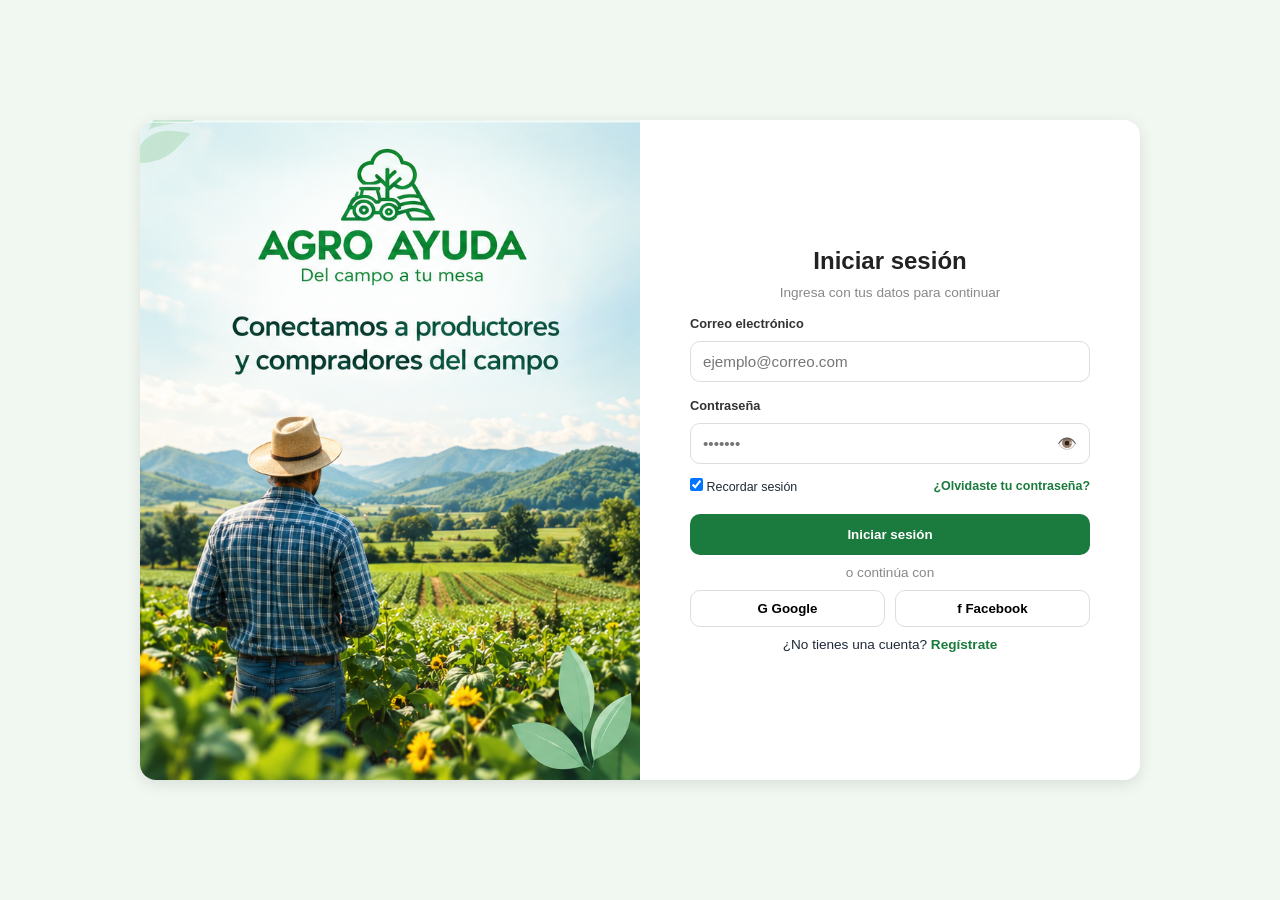
<file: index.html>
<!DOCTYPE html>
<html lang="es">
<head>
<meta charset="UTF-8">
<meta name="viewport" content="width=device-width, initial-scale=1.0">
<title>AGRO AYUDA - Iniciar sesión</title>
<link rel="stylesheet" href="estilos.css"/>
</head>
<body>
<!-- Tarjeta centrada con 2 columnas como el mockup -->
<div class="tarjeta">
  <!-- IZQUIERDA: imagen completa del mockup -->
  <div class="izquierda">
    <img src="imagendeinicioconlogo.jpg" alt="AGRO AYUDA - Del campo a tu mesa">
  </div>

  <!-- DERECHA: formulario -->
  <div class="derecha">
    <h2>Iniciar sesión</h2>
    <p class="gris">Ingresa con tus datos para continuar</p>

    <label>Correo electrónico</label>
    <input type="email" placeholder="ejemplo@correo.com">

    <label>Contraseña</label>
    <div class="pass">
      <input type="password" placeholder="•••••••">
      <span>👁️</span>
    </div>

    <div class="fila">
      <span><input type="checkbox" checked> Recordar sesión</span>
      <a href="changepassword.html">¿Olvidaste tu contraseña?</a>
    </div>

    <button class="verde" onclick="window.location.href='inicio.html'">Iniciar sesión</button>
    <p class="centro gris">o continúa con</p>
 <div class="social">
  <button class="blanco" onclick="window.location.href='https://accounts.google.com/'">G Google</button>
  <button class="blanco" onclick="window.location.href='https://www.facebook.com/'">f Facebook</button>
</div>

    <p class="centro">¿No tienes una cuenta? <a href="registro.html">Regístrate</a></p>
  
  </div>
</div>
</body>
</html>
</file>
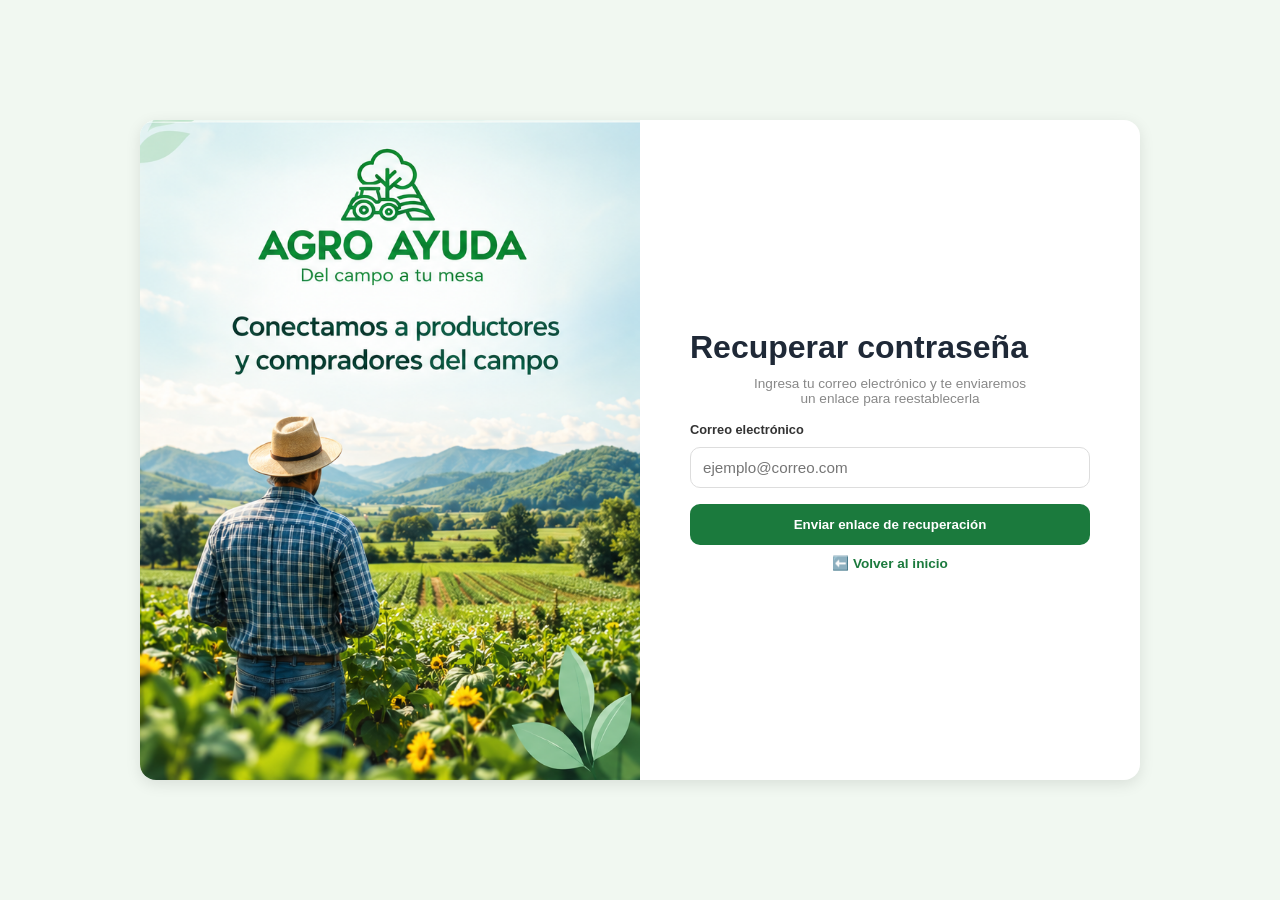
<file: changepassword.html>
<!DOCTYPE html>
<html lang="es">
<head>
<meta charset="UTF-8">
<meta name="viewport" content="width=device-width, initial-scale=1.0">
<title>AGRO AYUDA - Olvide contraseña</title>
<link rel="stylesheet" href="estilos.css"/>
</head>
<body>
<!-- Tarjeta centrada con 2 columnas como el mockup -->
<div class="tarjeta">
  <!-- IZQUIERDA: imagen completa del mockup -->
  <div class="izquierda">
    <img src="imagendeinicioconlogo.jpg" alt="AGRO AYUDA - Del campo a tu mesa">
  </div>

  <!-- DERECHA: formulario -->
  <div class="derecha">
    <h1>Recuperar contraseña</h1>
    <p class="gris">Ingresa tu correo electrónico y te enviaremos<br> un enlace para reestablecerla</p>

    <label>Correo electrónico</label>
    <input type="email" placeholder="ejemplo@correo.com">

    <button class="verde">Enviar enlace de recuperación</button>

<p class="centro"><a href="index.html"> ⬅️ Volver al inicio</a></p>

  </div>
</div>
</body>
</html>
</file>
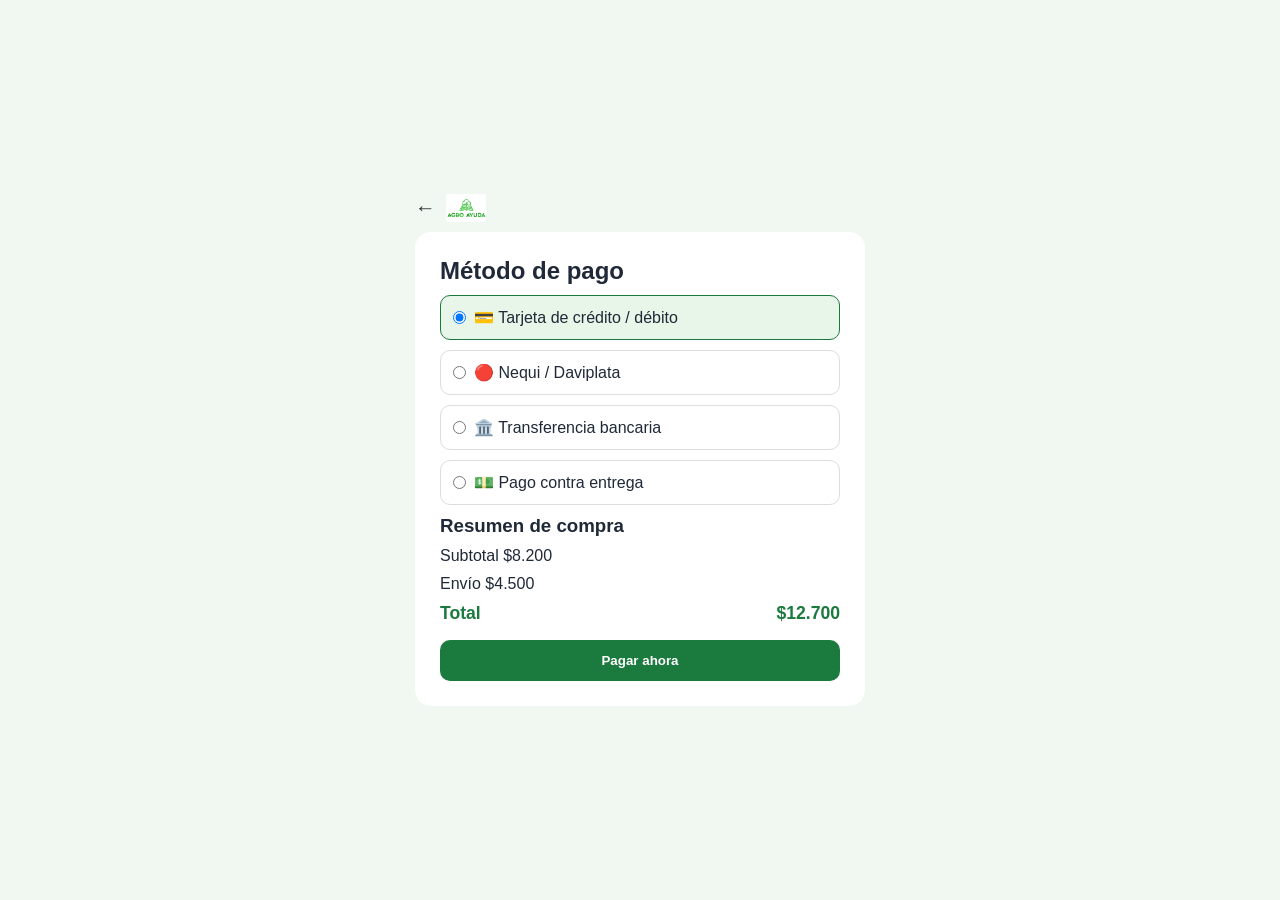
<file: pago.html>
<!DOCTYPE html>
<html lang="es">
<head>
<meta charset="UTF-8">
<meta name="viewport" content="width=device-width, initial-scale=1.0">
<title>AGRO AYUDA - Pago</title>
<link rel="stylesheet" href="estilos.css"/>
</head>
<body>
<div class="pago-pagina">
  <div class="pago-header">
    <a href="inicio.html">←</a>
    <img src="logoagroayuda.jpeg" alt="AGRO AYUDA">
  </div>
  <div class="pago-tarjeta">
    <h2>Método de pago</h2>
    <label class="pago-opcion elegida"><input type="radio" name="pago" checked> 💳 Tarjeta de crédito / débito</label>
    <label class="pago-opcion"><input type="radio" name="pago"> 🔴 Nequi / Daviplata</label>
    <label class="pago-opcion"><input type="radio" name="pago"> 🏛️ Transferencia bancaria</label>
    <label class="pago-opcion"><input type="radio" name="pago"> 💵 Pago contra entrega</label>
    <h3>Resumen de compra</h3>
    <p>Subtotal <span>$8.200</span></p>
    <p>Envío <span>$4.500</span></p>
    <p class="pago-total">Total <span>$12.700</span></p>
    <button class="verde" onclick="window.location.href='seguimiento.html'">Pagar ahora</button>
  </div>
</div>
</body>
</html>
</file>
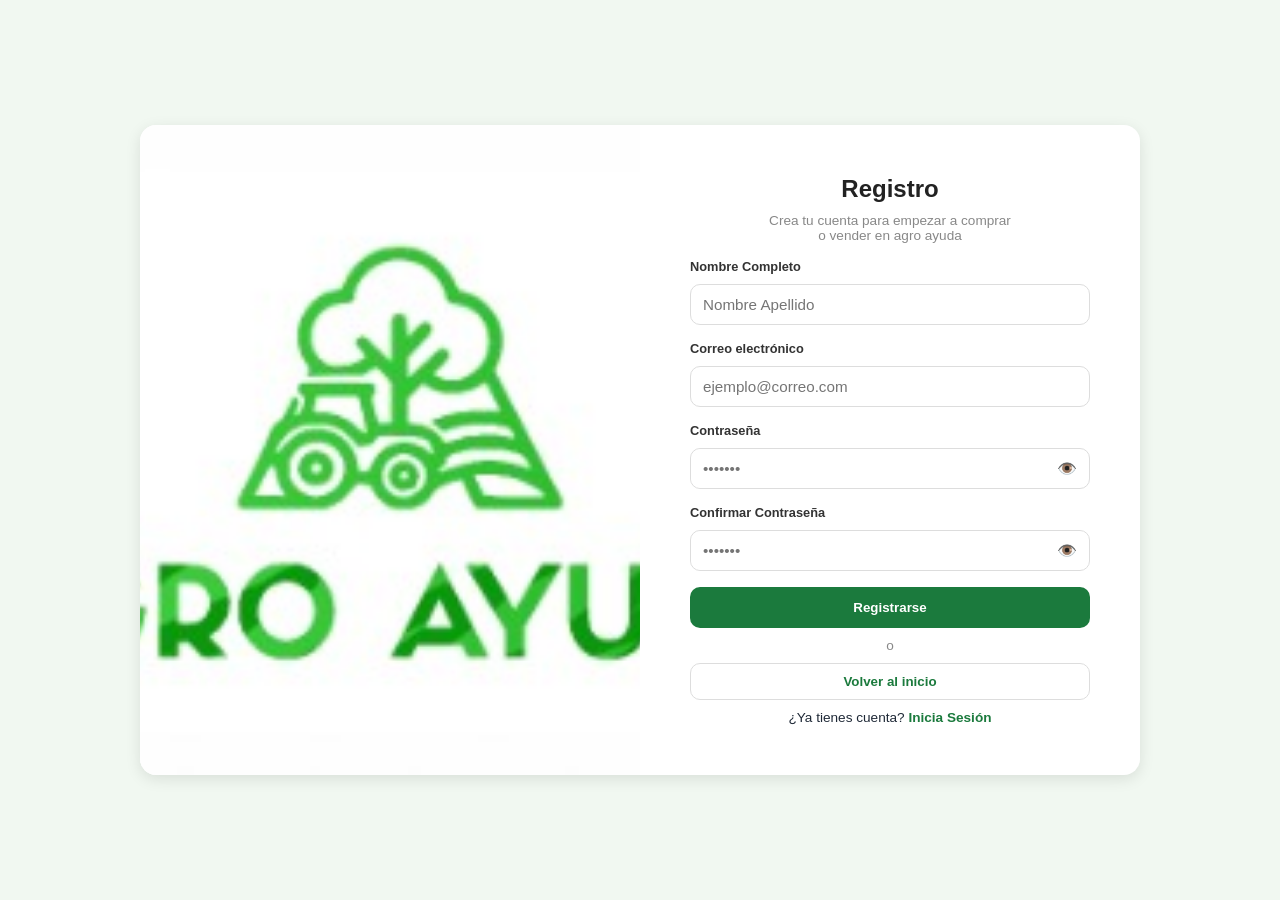
<file: registro.html>
<!DOCTYPE html>
<html lang="es">
<head>
<meta charset="UTF-8">
<meta name="viewport" content="width=device-width, initial-scale=1.0">
<title>AGRO AYUDA - Registro</title>
<link rel="stylesheet" href="estilos.css"/>
</head>
<body>
<!-- Tarjeta centrada con 2 columnas como el mockup -->
<div class="tarjeta">
  <!-- IZQUIERDA: imagen completa del mockup -->
  <div class="izquierda">
    <img src="logoagroayuda.jpeg" alt="AGRO AYUDA - Del campo a tu mesa">
  </div>

  <!-- DERECHA: formulario -->
  <div class="derecha">
    <h2>Registro</h2>
    <p class="gris">Crea tu cuenta para empezar a comprar<br>o vender en agro ayuda</p>

     <label>Nombre Completo</label>
    <input type="text" placeholder="Nombre Apellido">

    <label>Correo electrónico</label>
    <input type="email" placeholder="ejemplo@correo.com">

    <label>Contraseña</label>
    <div class="pass">
      <input type="password" placeholder="•••••••">
      <span>👁️</span>
    </div>

        <label>Confirmar Contraseña</label>
    <div class="pass">
      <input type="password" placeholder="•••••••">
      <span>👁️</span>
    </div>

    <button class="verde">Registrarse</button>

    <p class="centro gris">o </p>
    <div class="social">
      <button class="blanco"> <a href="index.html">Volver al inicio
       </a>
      </button>
    </div>

    <p class="centro">¿Ya tienes cuenta? <a href="index.html">Inicia Sesión</a></p>   
  </div>
</div>
</body>
</html>
</file>
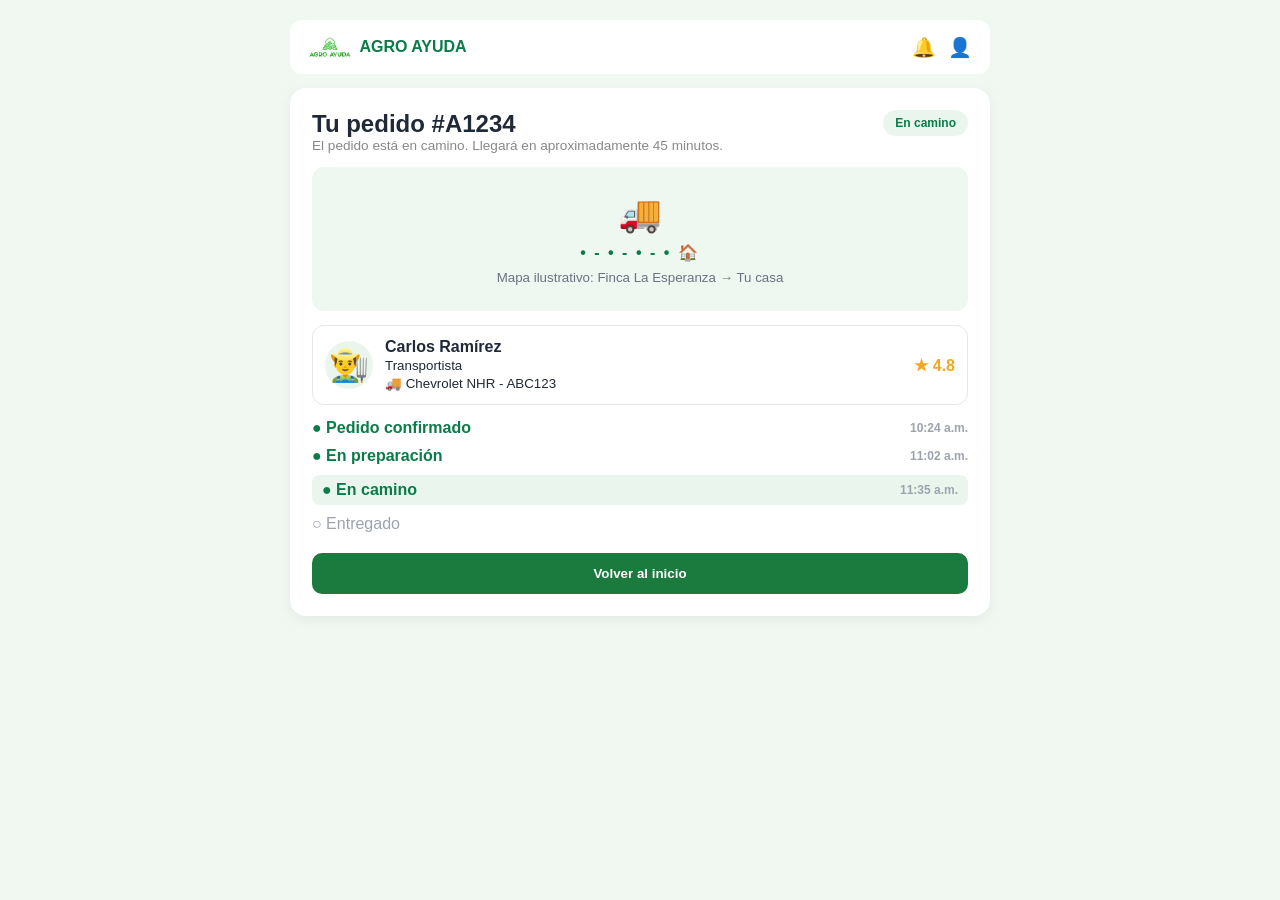
<file: seguimiento.html>
<!DOCTYPE html>
<html lang="es">
<head>
<meta charset="UTF-8">
<meta name="viewport" content="width=device-width, initial-scale=1.0">
<title>AGRO AYUDA - Seguimiento de pedido</title>
<link rel="stylesheet" href="estilos.css"/>
</head>
<body>
<div class="seg-page">
  <header class="seg-top">
    <div class="seg-brand"><img src="logoagroayuda.jpeg" alt="AGRO AYUDA"> AGRO AYUDA</div>
    <div class="seg-topicons"><span>🔔</span><span>👤</span></div>
  </header>

  <div class="seg-card">
    <div class="seg-titlerow">
      <div>
        <h2>Tu pedido #A1234</h2>
        <p class="gris">El pedido está en camino. Llegará en aproximadamente 45 minutos.</p>
      </div>
      <span class="seg-badge">En camino</span>
    </div>

    <div class="seg-map">
      <span class="seg-truck">🚚</span>
      <span class="seg-route">• - • - • - • 🏠</span>
      <small>Mapa ilustrativo: Finca La Esperanza → Tu casa</small>
    </div>

    <div class="seg-driver">
      <div class="seg-avatar">👨‍🌾</div>
      <div>
        <b>Carlos Ramírez</b><br>
        <small>Transportista</small><br>
        <small>🚚 Chevrolet NHR - ABC123</small>
      </div>
      <span class="seg-stars">★ 4.8</span>
    </div>

    <ul class="seg-timeline">
      <li class="done">● Pedido confirmado <span>10:24 a.m.</span></li>
      <li class="done">● En preparación <span>11:02 a.m.</span></li>
      <li class="done now">● En camino <span>11:35 a.m.</span></li>
      <li>○ Entregado</li>
    </ul>

    <button class="verde" onclick="window.location.href='inicio.html'">Volver al inicio</button>
  </div>
</div>
</body>
</html>
</file>
<file: estilos.css>
/* ===== AGRO AYUDA - ESTILOS COMBINADOS Y CORREGIDOS ===== */
* { margin: 0; padding: 0; box-sizing: border-box; font-family: 'Segoe UI', Roboto, Arial, sans-serif; }
:root {
  --verde: #1B7A3D;
  --verde-hover: #2E9E53;
  --primary-green: #0b7b48;
  --primary-hover: #085f37;
  --light-green-bg: #eaf6ed;
  --bg-page: #F1F8F1;
  --text-dark: #1f2937;
  --text-muted: #6b7280;
  --border-color: #e5e7eb;
}
/* CORREGIDO 1: body ya no centra todo a la fuerza. Solo apila y centra horizontal. Cada página se centra sola con margin. */
body { background: var(--bg-page); color: var(--text-dark); min-height: 100vh; padding: 20px; display: flex; flex-direction: column; align-items: center; }

/* ===== LOGIN / REGISTRO (tuyo) ===== */
.tarjeta { display: flex; max-width: 1000px; width: 100%; background: white; border-radius: 16px; overflow: hidden; box-shadow: 0 4px 15px rgba(0,0,0,0.1); margin: auto; }
.izquierda { width: 50%; padding: 0; overflow: hidden; }
.izquierda img { width: 100%; height: 100%; object-fit: cover; display: block; }
.derecha { width: 50%; padding: 50px; display: flex; flex-direction: column; justify-content: center; gap: 10px; }
.derecha h2 { color: #222; text-align: center; }
.gris { color: #888; font-size: 0.85rem; }
.derecha .gris:first-of-type { text-align: center; }
.derecha label { font-size: 0.8rem; font-weight: bold; color: #333; margin-top: 6px; }
.derecha input[type="email"], .derecha input[type="text"], .pass { width: 100%; }
.derecha input[type="email"], .derecha input[type="text"], .pass input { padding: 11px 12px; border: 1px solid #ddd; border-radius: 10px; font-size: 0.95rem; width: 100%; outline: none; }
.pass { display: flex; align-items: center; border: 1px solid #ddd; border-radius: 10px; overflow: hidden; }
.pass input { border: none; flex: 1; }
.pass span { padding: 0 12px; cursor: pointer; }
.fila { display: flex; justify-content: space-between; align-items: center; font-size: 0.78rem; margin: 4px 0; }
.fila a, .derecha a { color: var(--verde); text-decoration: none; font-weight: bold; }
.verde { background: var(--verde); color: white; border: none; padding: 13px; border-radius: 10px; font-weight: bold; cursor: pointer; margin-top: 6px; }
.verde:hover { background: var(--verde-hover); }
.centro { text-align: center; font-size: 0.85rem; }
.social { display: flex; gap: 10px; }
.blanco { flex: 1; background: white; border: 1px solid #ddd; border-radius: 10px; padding: 10px; font-weight: bold; cursor: pointer; }
@media (max-width: 650px) { .izquierda { display: none; } .derecha { width: 100%; } }

/* ===== PRODUCTOS / INICIO-COMPRADOR (de él) ===== */
.app { display: grid; grid-template-columns: 240px 1fr; width: 100%; max-width: 1100px; background: #fff; border-radius: 20px; box-shadow: 0 10px 30px rgba(0,0,0,0.05); overflow: hidden; margin: 0 auto; }
.sidebar { background: #fff; padding: 24px 16px; border-right: 1px solid var(--border-color); display: flex; flex-direction: column; gap: 30px; }
.sidebar .logo { display: flex; align-items: center; gap: 10px; font-weight: 800; color: var(--primary-green); font-size: 1.1rem; padding-left: 10px; }
.sidebar .logo img { width: 32px; height: 32px; object-fit: contain; }
.menu { display: flex; flex-direction: column; gap: 8px; }
.menu a { display: flex; align-items: center; gap: 12px; padding: 12px 16px; text-decoration: none; color: var(--text-muted); font-size: 0.95rem; font-weight: 500; border-radius: 12px; }
.menu a:first-child { background: var(--light-green-bg); color: var(--primary-green); font-weight: 600; }
.menu a:hover:not(:first-child) { background: #f9fafb; color: var(--text-dark); }
.main { display: flex; flex-direction: column; background: #fff; }
.header { display: flex; justify-content: space-between; align-items: center; padding: 20px 32px; background: #fff; }
.header .logo { display: none; }
.search { display: flex; align-items: center; background: #f3f4f6; padding: 10px 16px; border-radius: 20px; width: 60%; gap: 10px; }
.search input { border: none; background: transparent; outline: none; width: 100%; font-size: 0.9rem; color: var(--text-dark); }
.search input::placeholder { color: #9ca3af; }
.actions { display: flex; align-items: center; gap: 16px; }
.actions button { background: none; border: none; font-size: 1.2rem; cursor: pointer; color: var(--text-muted); }
.profile img { width: 38px; height: 38px; border-radius: 50%; object-fit: cover; }
.content { padding: 0 32px 32px 32px; display: flex; flex-direction: column; gap: 28px; }
.hero { position: relative; background: var(--light-green-bg); border-radius: 20px; padding: 32px; display: flex; align-items: center; overflow: hidden; min-height: 200px; }
.hero::after { content: ''; position: absolute; top: 0; right: 0; width: 40%; height: 100%; background-image: url('productos-frescos.jfif'); background-size: cover; background-position: center; filter: blur(2px); z-index: 1; }
.hero-text { position: relative; max-width: 55%; z-index: 2; }
.hero-text h1 { font-size: 1.5rem; color: var(--primary-green); line-height: 1.2; margin-bottom: 12px; font-weight: 700; }
.hero-text p { font-size: 0.85rem; color: var(--text-muted); margin-bottom: 20px; line-height: 1.4; }
.hero-text button { background: var(--primary-green); color: #fff; border: none; padding: 10px 22px; border-radius: 10px; font-weight: 600; font-size: 0.9rem; cursor: pointer; }
.hero-text button:hover { background: var(--primary-hover); }
.hero-image { display: none; }
.categories { display: flex; justify-content: space-between; align-items: center; }
.category { display: flex; flex-direction: column; align-items: center; gap: 8px; cursor: pointer; }
.category-icon { width: 52px; height: 52px; background: #f3f4f6; border-radius: 50%; display: flex; justify-content: center; align-items: center; font-size: 1.4rem; }
.category:hover .category-icon { background: var(--light-green-bg); }
.category span { font-size: 0.85rem; color: var(--text-muted); font-weight: 500; }
.featured .section-header { display: flex; justify-content: space-between; align-items: center; margin-bottom: 16px; }
.featured h2 { font-size: 1.1rem; color: var(--text-dark); font-weight: 700; }
.featured .section-header a { text-decoration: none; color: var(--primary-green); font-size: 0.85rem; font-weight: 600; }
.products { display: grid; grid-template-columns: repeat(3, 1fr); gap: 20px; }
.product-card { background: var(--light-green-bg); border-radius: 16px; padding: 12px; display: flex; flex-direction: column; gap: 12px; }
.product-image { width: 100%; height: 120px; border-radius: 12px; overflow: hidden; background: #fff; }
.product-image img { width: 100%; height: 100%; object-fit: cover; }
.product-info { display: flex; flex-direction: column; gap: 4px; }
.product-header { display: flex; justify-content: space-between; align-items: center; }
.product-header h3 { font-size: 0.95rem; color: var(--text-dark); font-weight: 700; }
.product-header button { background: var(--primary-green); color: white; border: none; width: 24px; height: 24px; border-radius: 50%; font-size: 1rem; line-height: 1; cursor: pointer; display: flex; align-items: center; justify-content: center; }
.product-info .price { font-size: 0.85rem; font-weight: 700; color: var(--primary-green); }
.product-info .location { font-size: 0.75rem; color: var(--text-muted); }

/* ===== PAGO (tuyo) - CORREGIDO: un solo .pago-header, sin duplicados ===== */
.pago-pagina { display: flex; flex-direction: column; align-items: center; width: 100%; max-width: 450px; margin: auto; }
.pago-header { display: flex; align-items: center; gap: 10px; width: 100%; margin-bottom: 10px; }
.pago-header a { text-decoration: none; font-size: 1.3rem; color: #333; }
.pago-header img { height: 28px; }
.pago-tarjeta { background: white; border-radius: 16px; padding: 25px; width: 100%; display: flex; flex-direction: column; gap: 10px; }
.pago-opcion { border: 1px solid #ddd; border-radius: 10px; padding: 12px; display: flex; gap: 8px; cursor: pointer; }
.pago-opcion.elegida { border-color: #1B7A3D; background: #E8F5E9; }
.pago-total { font-weight: bold; color: #1B7A3D; font-size: 1.1rem; display: flex; justify-content: space-between; }
.pago-resumen { display: flex; justify-content: space-between; }

/* ===== CARRITO (prefijo cart-) ===== */
.cart-page { width: 100%; max-width: 1050px; margin: 0 auto; }
.cart-navbar { background: #fff; display: flex; align-items: center; justify-content: space-between; padding: 12px 20px; border-bottom: 1px solid #e5eee8; border-radius: 12px; }
.cart-logo { display: flex; align-items: center; gap: 8px; color: #159447; font-weight: bold; }
.cart-logo img { width: 32px; height: 32px; object-fit: contain; }
.cart-search { width: 330px; border: none; background: #f3f6f4; padding: 10px 18px; border-radius: 20px; outline: none; }
.cart-actions { display: flex; gap: 14px; }
.cart-container { padding: 20px 0; }
.cart-top { display: flex; justify-content: space-between; align-items: center; margin-bottom: 15px; }
.cart-top a { color: #159447; text-decoration: none; font-size: 13px; }
.cart-grid { display: grid; grid-template-columns: 1fr 300px; gap: 20px; }
.cart-list { background: #fff; border-radius: 12px; padding: 15px; border: 1px solid #e5eee8; }
.cart-item { display: flex; align-items: center; gap: 12px; padding: 12px 0; border-bottom: 1px solid #eee; }
.cart-item img { width: 70px; height: 70px; border-radius: 10px; object-fit: cover; }
.cart-qty { display: flex; align-items: center; border: 1px solid #dfe7e1; border-radius: 6px; }
.cart-qty button { width: 27px; height: 27px; border: none; background: #fff; cursor: pointer; color: #159447; }
.cart-summary { background: #fff; border-radius: 12px; padding: 20px; height: fit-content; border: 1px solid #e5eee8; display: flex; flex-direction: column; gap: 10px; }
.cart-summary p { display: flex; justify-content: space-between; }
@media (max-width: 750px) { .cart-grid { grid-template-columns: 1fr; } .cart-search { display: none; } }

/* ===== DETALLE (prefijo det-) ===== */
.det-page { width: 100%; max-width: 1100px; margin: 0 auto; }
.det-navbar { height: 65px; background: #fff; display: flex; align-items: center; justify-content: space-between; padding: 0 20px; border-radius: 12px; }
.det-logo { color: #159447; font-weight: bold; }
.det-search { width: 350px; background: #f2f5f3; border: none; border-radius: 20px; padding: 11px 18px; outline: none; }
.det-icons { display: flex; gap: 16px; }
.det-container { width: 90%; margin: 20px auto; }
.det-back { color: #23884b; text-decoration: none; font-size: 14px; }
.det-card { background: #fff; border-radius: 18px; padding: 25px; display: grid; grid-template-columns: 1fr 1fr; gap: 30px; }
.det-imgbox { position: relative; background: #edf7ed; border-radius: 15px; min-height: 400px; overflow: hidden; }
.det-imgbox img { width: 100%; height: 400px; object-fit: cover; }
.det-fav { position: absolute; top: 15px; right: 15px; width: 42px; height: 42px; border: none; border-radius: 50%; background: #fff; font-size: 22px; cursor: pointer; }
.det-info { display: flex; flex-direction: column; gap: 10px; }
.det-features { display: grid; grid-template-columns: repeat(3, 1fr); gap: 10px; }
.det-features div { background: #f4faf5; border-radius: 10px; padding: 12px; text-align: center; font-size: 12px; }
.det-buy { display: flex; gap: 12px; align-items: center; }
.det-qty { display: flex; align-items: center; border: 1px solid #ddd; border-radius: 8px; }
.det-qty button { width: 38px; height: 40px; border: none; background: #f4f4f4; cursor: pointer; }
@media (max-width: 800px) { .det-card { grid-template-columns: 1fr; } .det-search { display: none; } }

/* ===== SEGUIMIENTO (prefijo seg-) pantalla 6 ===== */
.seg-page { width: 100%; max-width: 700px; margin: 0 auto; display: flex; flex-direction: column; gap: 14px; }
.seg-top { display: flex; justify-content: space-between; align-items: center; background: #fff; border-radius: 12px; padding: 12px 18px; }
.seg-brand { display: flex; align-items: center; gap: 8px; font-weight: 800; color: #0b7b48; }
.seg-brand img { height: 30px; }
.seg-topicons { display: flex; gap: 12px; font-size: 1.2rem; }
.seg-card { background: #fff; border-radius: 16px; padding: 22px; display: flex; flex-direction: column; gap: 14px; box-shadow: 0 4px 15px rgba(0,0,0,0.06); }
.seg-titlerow { display: flex; justify-content: space-between; gap: 12px; align-items: flex-start; }
.seg-badge { background: #eaf6ed; color: #0b7b48; font-size: 0.75rem; font-weight: 700; padding: 6px 12px; border-radius: 20px; white-space: nowrap; }
.seg-map { background: #eef7f0; border-radius: 12px; padding: 26px 16px; text-align: center; display: flex; flex-direction: column; gap: 8px; }
.seg-truck { font-size: 2.2rem; }
.seg-route { letter-spacing: 2px; color: #0b7b48; font-weight: bold; }
.seg-map small { color: #6b7280; }
.seg-driver { display: flex; gap: 12px; align-items: center; border: 1px solid #e5e7eb; border-radius: 12px; padding: 12px; }
.seg-avatar { font-size: 2rem; background: #eaf6ed; border-radius: 50%; width: 48px; height: 48px; display: flex; align-items: center; justify-content: center; }
.seg-stars { margin-left: auto; color: #f5a623; font-weight: bold; }
.seg-timeline { list-style: none; display: flex; flex-direction: column; gap: 10px; }
.seg-timeline li { display: flex; gap: 8px; align-items: center; color: #9ca3af; }
.seg-timeline li.done { color: #0b7b48; font-weight: 600; }
.seg-timeline li.now { background: #eaf6ed; border-radius: 8px; padding: 6px 10px; }
.seg-timeline li span { margin-left: auto; font-size: 0.75rem; color: #9ca3af; }
</file>
